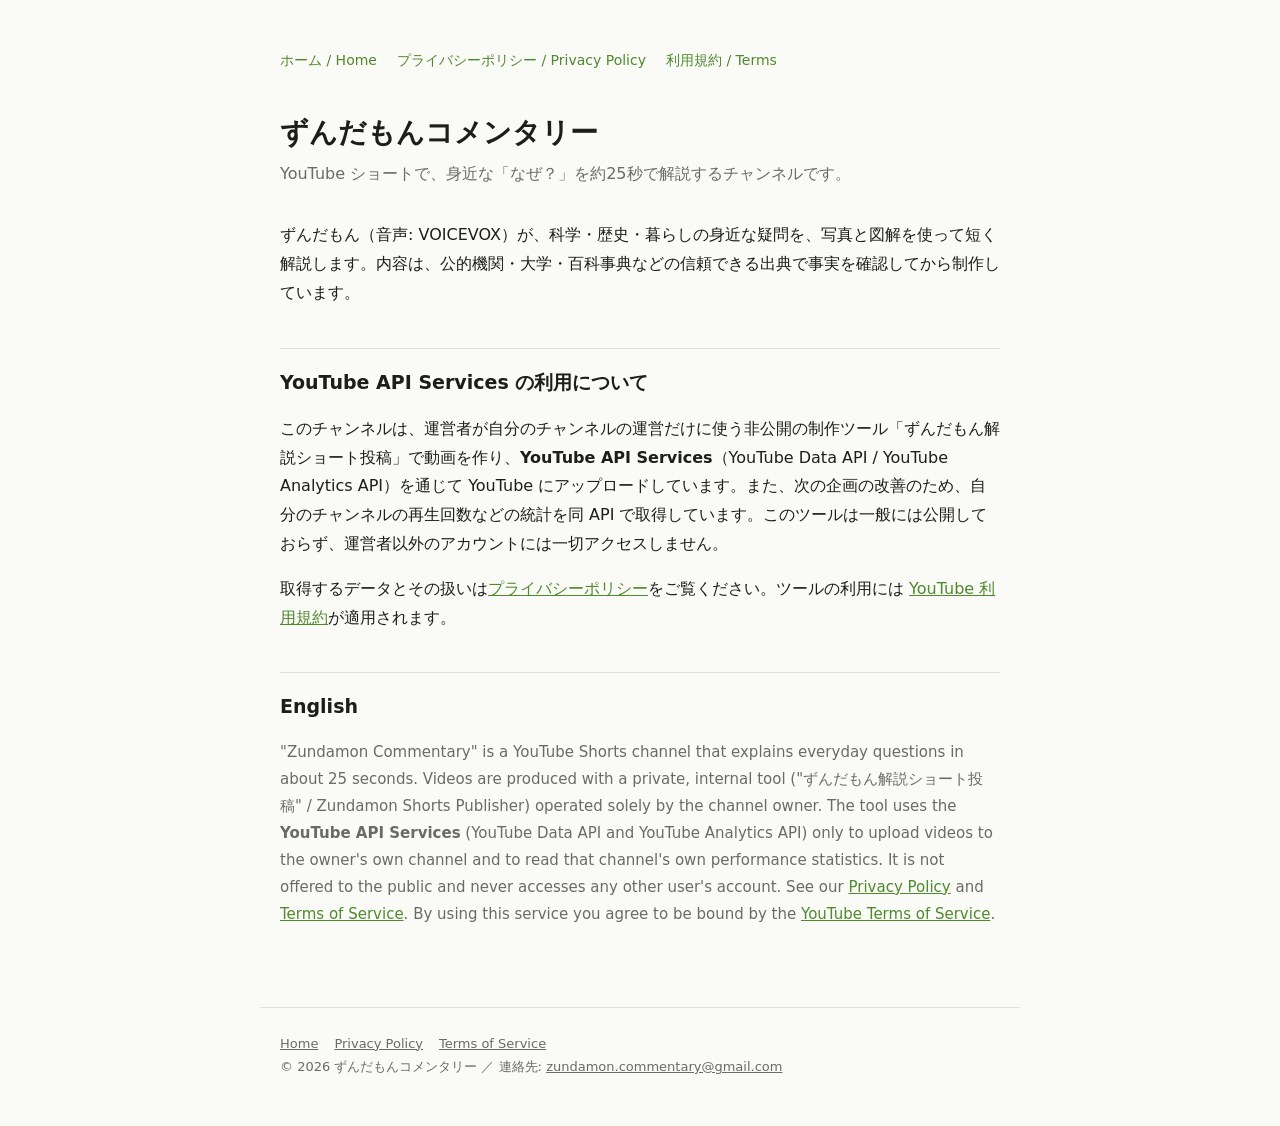
<file: index.html>
<!doctype html>
<html lang="ja"><head><meta charset="utf-8"><meta name="viewport" content="width=device-width,initial-scale=1"><title>ずんだもんコメンタリー</title><link rel="stylesheet" href="style.css"></head><body><main>
<nav><a href="./">ホーム / Home</a><a href="privacy.html">プライバシーポリシー / Privacy Policy</a><a href="terms.html">利用規約 / Terms</a></nav>
<h1>ずんだもんコメンタリー</h1>
<p class="sub">YouTube ショートで、身近な「なぜ？」を約25秒で解説するチャンネルです。</p>
<p>ずんだもん（音声: VOICEVOX）が、科学・歴史・暮らしの身近な疑問を、写真と図解を使って短く解説します。内容は、公的機関・大学・百科事典などの信頼できる出典で事実を確認してから制作しています。</p>
<h2>YouTube API Services の利用について</h2>
<p>このチャンネルは、運営者が自分のチャンネルの運営だけに使う非公開の制作ツール「ずんだもん解説ショート投稿」で動画を作り、<strong>YouTube API Services</strong>（YouTube Data API / YouTube Analytics API）を通じて YouTube にアップロードしています。また、次の企画の改善のため、自分のチャンネルの再生回数などの統計を同 API で取得しています。このツールは一般には公開しておらず、運営者以外のアカウントには一切アクセスしません。</p>
<p>取得するデータとその扱いは<a href="privacy.html">プライバシーポリシー</a>をご覧ください。ツールの利用には <a href="https://www.youtube.com/t/terms">YouTube 利用規約</a>が適用されます。</p>
<h2>English</h2>
<p class="en">"Zundamon Commentary" is a YouTube Shorts channel that explains everyday questions in about 25 seconds. Videos are produced with a private, internal tool ("ずんだもん解説ショート投稿" / Zundamon Shorts Publisher) operated solely by the channel owner. The tool uses the <strong>YouTube API Services</strong> (YouTube Data API and YouTube Analytics API) only to upload videos to the owner's own channel and to read that channel's own performance statistics. It is not offered to the public and never accesses any other user's account. See our <a href="privacy.html">Privacy Policy</a> and <a href="terms.html">Terms of Service</a>. By using this service you agree to be bound by the <a href="https://www.youtube.com/t/terms">YouTube Terms of Service</a>.</p>
</main>
<footer><a href="./">Home</a><a href="privacy.html">Privacy Policy</a><a href="terms.html">Terms of Service</a><br>© 2026 ずんだもんコメンタリー ／ 連絡先: <a href="mailto:zundamon.commentary@gmail.com">zundamon.commentary@gmail.com</a></footer>
</body></html>
</file>
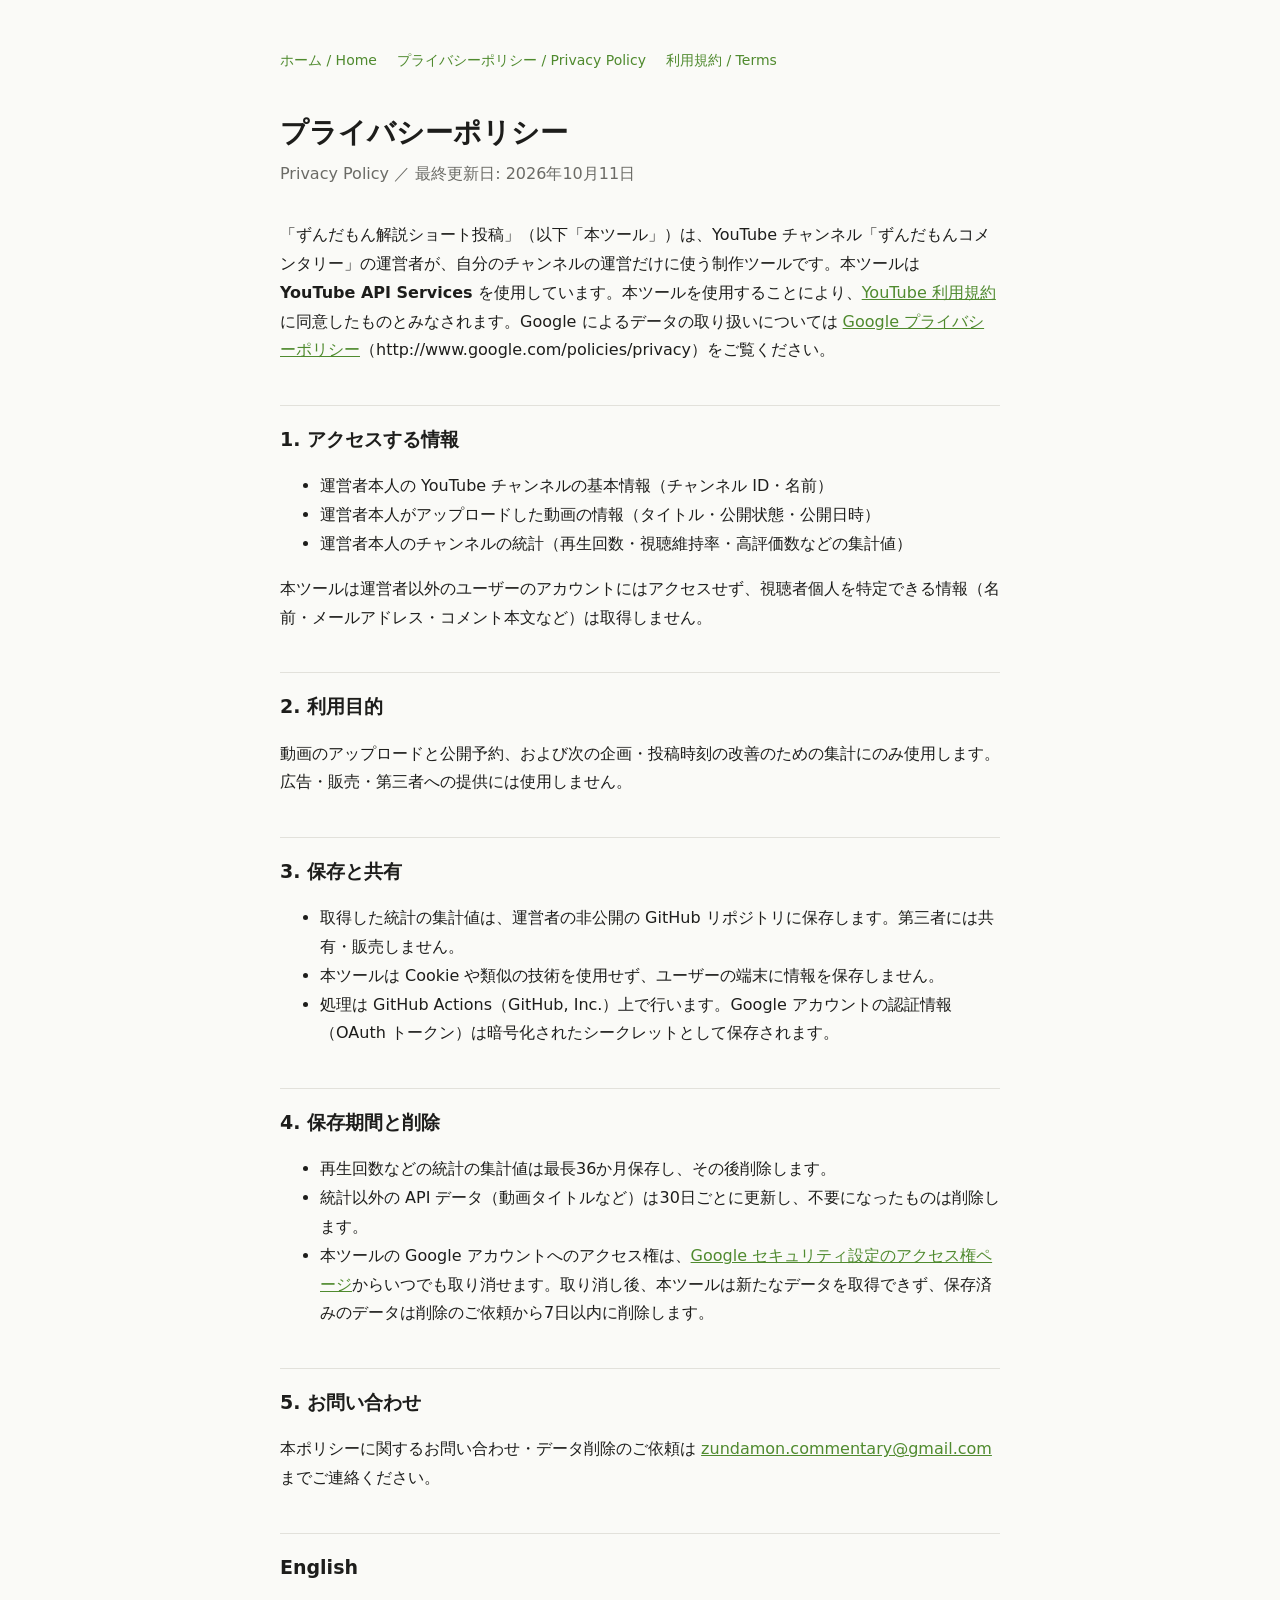
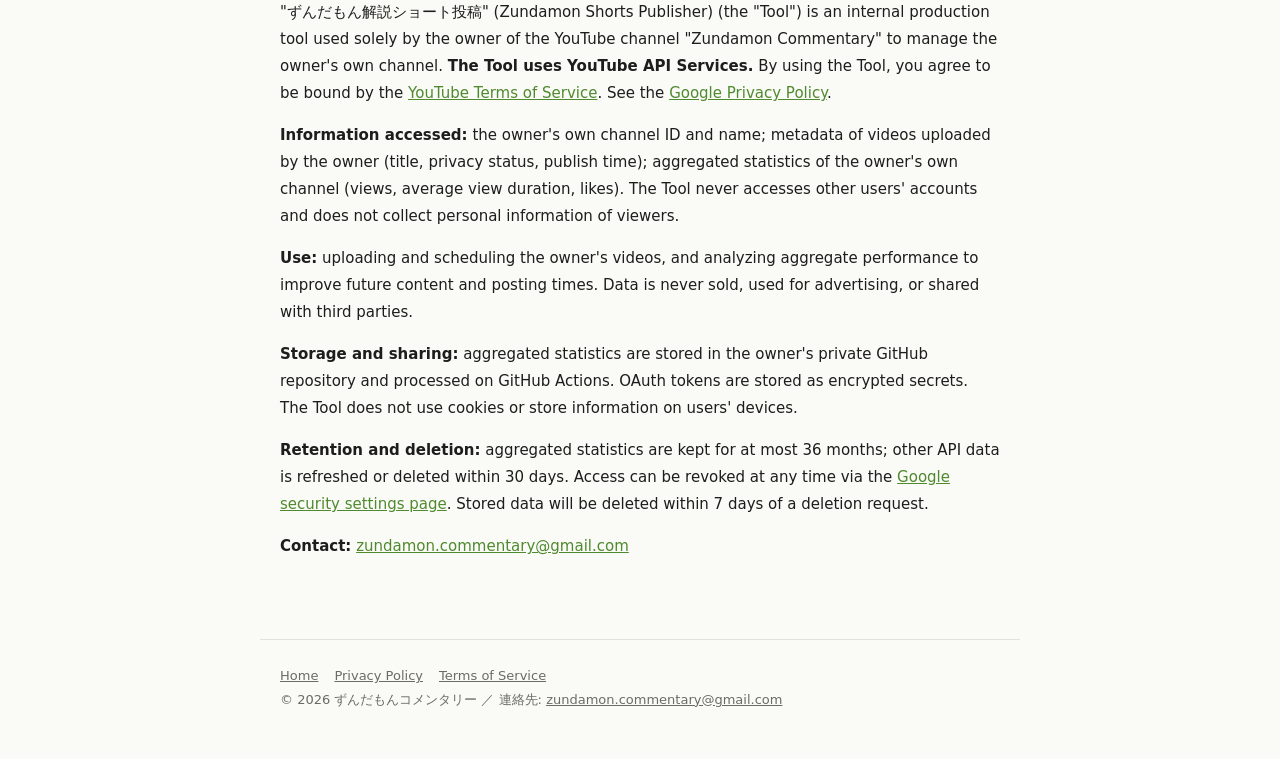
<file: privacy.html>
<!doctype html>
<html lang="ja"><head><meta charset="utf-8"><meta name="viewport" content="width=device-width,initial-scale=1"><title>プライバシーポリシー | ずんだもんコメンタリー</title><link rel="stylesheet" href="style.css"></head><body><main>
<nav><a href="./">ホーム / Home</a><a href="privacy.html">プライバシーポリシー / Privacy Policy</a><a href="terms.html">利用規約 / Terms</a></nav>
<h1>プライバシーポリシー</h1>
<p class="sub">Privacy Policy ／ 最終更新日: 2026年10月11日</p>
<p>「ずんだもん解説ショート投稿」（以下「本ツール」）は、YouTube チャンネル「ずんだもんコメンタリー」の運営者が、自分のチャンネルの運営だけに使う制作ツールです。本ツールは <strong>YouTube API Services</strong> を使用しています。本ツールを使用することにより、<a href="https://www.youtube.com/t/terms">YouTube 利用規約</a>に同意したものとみなされます。Google によるデータの取り扱いについては <a href="https://policies.google.com/privacy">Google プライバシーポリシー</a>（http://www.google.com/policies/privacy）をご覧ください。</p>
<h2>1. アクセスする情報</h2>
<ul>
<li>運営者本人の YouTube チャンネルの基本情報（チャンネル ID・名前）</li>
<li>運営者本人がアップロードした動画の情報（タイトル・公開状態・公開日時）</li>
<li>運営者本人のチャンネルの統計（再生回数・視聴維持率・高評価数などの集計値）</li>
</ul>
<p>本ツールは運営者以外のユーザーのアカウントにはアクセスせず、視聴者個人を特定できる情報（名前・メールアドレス・コメント本文など）は取得しません。</p>
<h2>2. 利用目的</h2>
<p>動画のアップロードと公開予約、および次の企画・投稿時刻の改善のための集計にのみ使用します。広告・販売・第三者への提供には使用しません。</p>
<h2>3. 保存と共有</h2>
<ul>
<li>取得した統計の集計値は、運営者の非公開の GitHub リポジトリに保存します。第三者には共有・販売しません。</li>
<li>本ツールは Cookie や類似の技術を使用せず、ユーザーの端末に情報を保存しません。</li>
<li>処理は GitHub Actions（GitHub, Inc.）上で行います。Google アカウントの認証情報（OAuth トークン）は暗号化されたシークレットとして保存されます。</li>
</ul>
<h2>4. 保存期間と削除</h2>
<ul>
<li>再生回数などの統計の集計値は最長36か月保存し、その後削除します。</li>
<li>統計以外の API データ（動画タイトルなど）は30日ごとに更新し、不要になったものは削除します。</li>
<li>本ツールの Google アカウントへのアクセス権は、<a href="https://security.google.com/settings/security/permissions">Google セキュリティ設定のアクセス権ページ</a>からいつでも取り消せます。取り消し後、本ツールは新たなデータを取得できず、保存済みのデータは削除のご依頼から7日以内に削除します。</li>
</ul>
<h2>5. お問い合わせ</h2>
<p>本ポリシーに関するお問い合わせ・データ削除のご依頼は <a href="mailto:zundamon.commentary@gmail.com">zundamon.commentary@gmail.com</a> までご連絡ください。</p>

<h2>English</h2>
<div class="en">
<p>"ずんだもん解説ショート投稿" (Zundamon Shorts Publisher) (the "Tool") is an internal production tool used solely by the owner of the YouTube channel "Zundamon Commentary" to manage the owner's own channel. <strong>The Tool uses YouTube API Services.</strong> By using the Tool, you agree to be bound by the <a href="https://www.youtube.com/t/terms">YouTube Terms of Service</a>. See the <a href="http://www.google.com/policies/privacy">Google Privacy Policy</a>.</p>
<p><b>Information accessed:</b> the owner's own channel ID and name; metadata of videos uploaded by the owner (title, privacy status, publish time); aggregated statistics of the owner's own channel (views, average view duration, likes). The Tool never accesses other users' accounts and does not collect personal information of viewers.</p>
<p><b>Use:</b> uploading and scheduling the owner's videos, and analyzing aggregate performance to improve future content and posting times. Data is never sold, used for advertising, or shared with third parties.</p>
<p><b>Storage and sharing:</b> aggregated statistics are stored in the owner's private GitHub repository and processed on GitHub Actions. OAuth tokens are stored as encrypted secrets. The Tool does not use cookies or store information on users' devices.</p>
<p><b>Retention and deletion:</b> aggregated statistics are kept for at most 36 months; other API data is refreshed or deleted within 30 days. Access can be revoked at any time via the <a href="https://security.google.com/settings/security/permissions">Google security settings page</a>. Stored data will be deleted within 7 days of a deletion request.</p>
<p><b>Contact:</b> <a href="mailto:zundamon.commentary@gmail.com">zundamon.commentary@gmail.com</a></p>
</div>
</main>
<footer><a href="./">Home</a><a href="privacy.html">Privacy Policy</a><a href="terms.html">Terms of Service</a><br>© 2026 ずんだもんコメンタリー ／ 連絡先: <a href="mailto:zundamon.commentary@gmail.com">zundamon.commentary@gmail.com</a></footer>
</body></html>
</file>
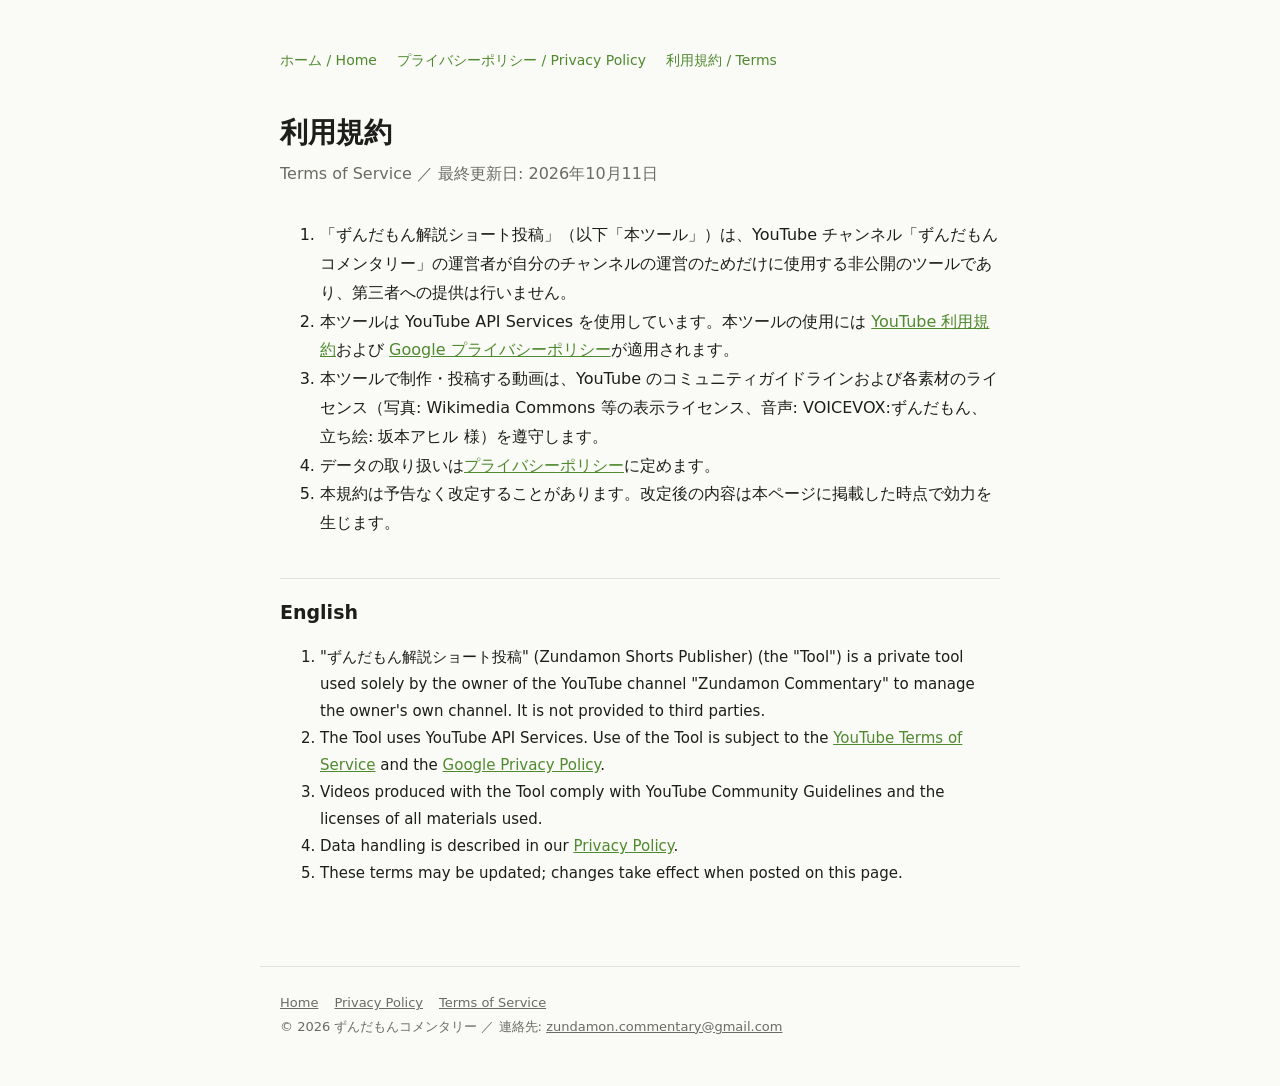
<file: terms.html>
<!doctype html>
<html lang="ja"><head><meta charset="utf-8"><meta name="viewport" content="width=device-width,initial-scale=1"><title>利用規約 | ずんだもんコメンタリー</title><link rel="stylesheet" href="style.css"></head><body><main>
<nav><a href="./">ホーム / Home</a><a href="privacy.html">プライバシーポリシー / Privacy Policy</a><a href="terms.html">利用規約 / Terms</a></nav>
<h1>利用規約</h1>
<p class="sub">Terms of Service ／ 最終更新日: 2026年10月11日</p>
<ol>
<li>「ずんだもん解説ショート投稿」（以下「本ツール」）は、YouTube チャンネル「ずんだもんコメンタリー」の運営者が自分のチャンネルの運営のためだけに使用する非公開のツールであり、第三者への提供は行いません。</li>
<li>本ツールは YouTube API Services を使用しています。本ツールの使用には <a href="https://www.youtube.com/t/terms">YouTube 利用規約</a>および <a href="https://policies.google.com/privacy">Google プライバシーポリシー</a>が適用されます。</li>
<li>本ツールで制作・投稿する動画は、YouTube のコミュニティガイドラインおよび各素材のライセンス（写真: Wikimedia Commons 等の表示ライセンス、音声: VOICEVOX:ずんだもん、立ち絵: 坂本アヒル 様）を遵守します。</li>
<li>データの取り扱いは<a href="privacy.html">プライバシーポリシー</a>に定めます。</li>
<li>本規約は予告なく改定することがあります。改定後の内容は本ページに掲載した時点で効力を生じます。</li>
</ol>
<h2>English</h2>
<ol class="en">
<li>"ずんだもん解説ショート投稿" (Zundamon Shorts Publisher) (the "Tool") is a private tool used solely by the owner of the YouTube channel "Zundamon Commentary" to manage the owner's own channel. It is not provided to third parties.</li>
<li>The Tool uses YouTube API Services. Use of the Tool is subject to the <a href="https://www.youtube.com/t/terms">YouTube Terms of Service</a> and the <a href="https://policies.google.com/privacy">Google Privacy Policy</a>.</li>
<li>Videos produced with the Tool comply with YouTube Community Guidelines and the licenses of all materials used.</li>
<li>Data handling is described in our <a href="privacy.html">Privacy Policy</a>.</li>
<li>These terms may be updated; changes take effect when posted on this page.</li>
</ol>
</main>
<footer><a href="./">Home</a><a href="privacy.html">Privacy Policy</a><a href="terms.html">Terms of Service</a><br>© 2026 ずんだもんコメンタリー ／ 連絡先: <a href="mailto:zundamon.commentary@gmail.com">zundamon.commentary@gmail.com</a></footer>
</body></html>
</file>
<file: style.css>
:root{--bg:#fafaf7;--ink:#1d1d1b;--muted:#6b6b66;--line:#e2e1db;--accent:#4f8a2e}
@media (prefers-color-scheme:dark){:root{--bg:#141413;--ink:#ecebe6;--muted:#a3a29b;--line:#33332f;--accent:#8cc46a}}
*{box-sizing:border-box}body{margin:0;background:var(--bg);color:var(--ink);font:16px/1.8 "Hiragino Sans","Noto Sans JP","Yu Gothic",system-ui,sans-serif}
main{max-width:760px;margin:0 auto;padding:48px 20px 64px}
h1{font-size:28px;line-height:1.4;margin:0 0 8px}h2{font-size:19px;margin:40px 0 8px;padding-top:16px;border-top:1px solid var(--line)}
p,li{color:var(--ink)}.sub{color:var(--muted);margin:0 0 32px}a{color:var(--accent)}
nav{display:flex;gap:20px;flex-wrap:wrap;font-size:14px;margin-bottom:40px}nav a{text-decoration:none}
footer{max-width:760px;margin:0 auto;padding:24px 20px 48px;border-top:1px solid var(--line);font-size:13px;color:var(--muted)}
footer a{color:var(--muted);margin-right:16px}.en{color:var(--muted);font-size:15px}
</file>
